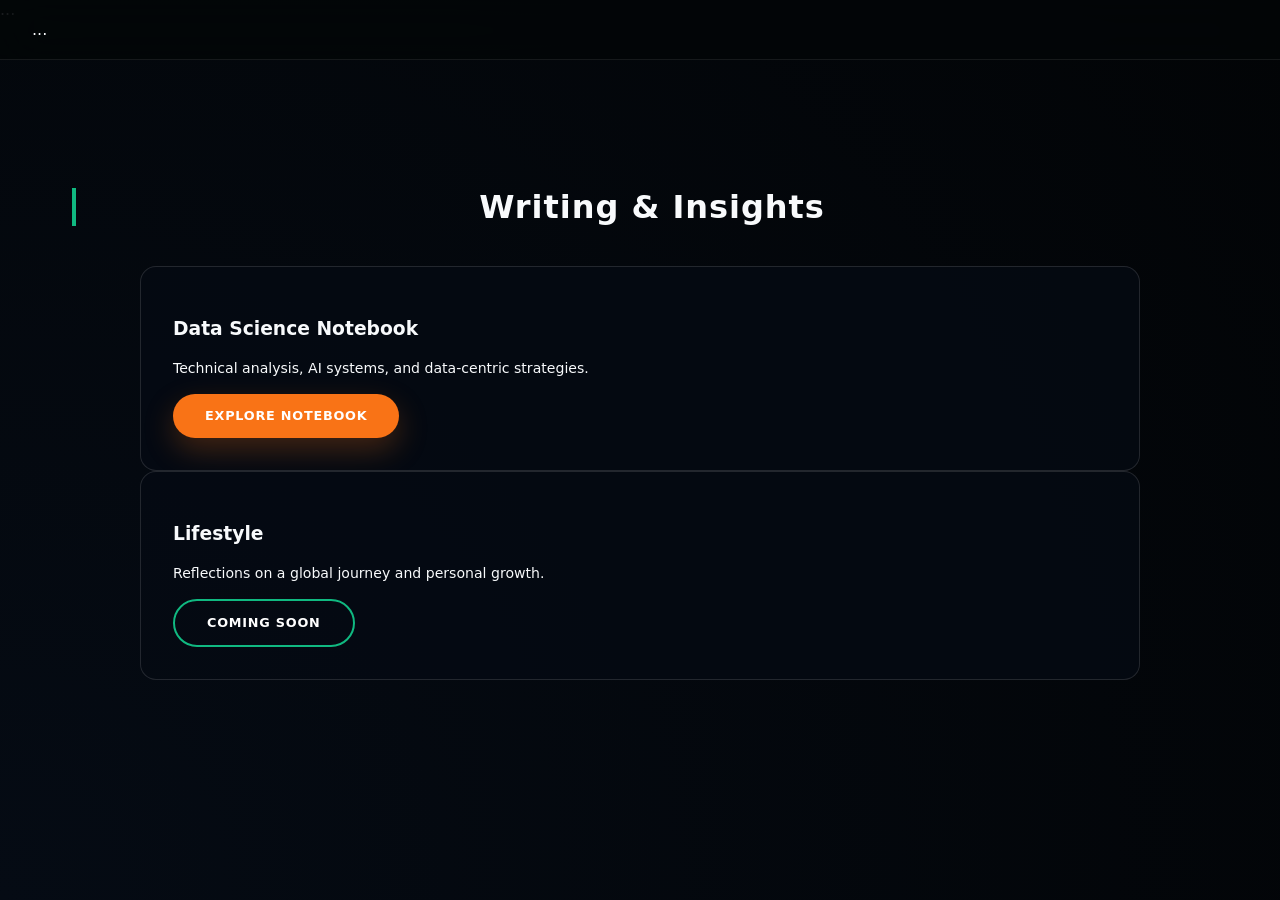
<file: blog.html>
<!DOCTYPE html>
<html lang="en">
<head>
  <meta charset="UTF-8" />
  <meta name="viewport" content="width=device-width, initial-scale=1.0" />
  <title>Blog Hub | Sadat Mahmud</title>
  <link rel="stylesheet" href="style.css" />
</head>
<body>
  <div id="cosmic-bg" aria-hidden="true">...</div> 
  <header class="main-header">...</header>

  <main class="section">
    <h2 class="glitch-title" style="margin-top: 100px; text-align: center;">Writing & Insights</h2>
    
    <div class="bento-lifestyle-grid" style="max-width: 1000px; margin: 40px auto;">
      <div class="bento-box">
        <h3>Data Science Notebook</h3>
        <p>Technical analysis, AI systems, and data-centric strategies.</p>
        <a href="data science notebook.html" class="btn">Explore Notebook</a>
      </div>
      
      <div class="bento-box">
        <h3>Lifestyle</h3>
        <p>Reflections on a global journey and personal growth.</p>
        <a href="#" class="btn outline">Coming Soon</a>
      </div>
    </div>
  </main>
</body>
</html>
</file>
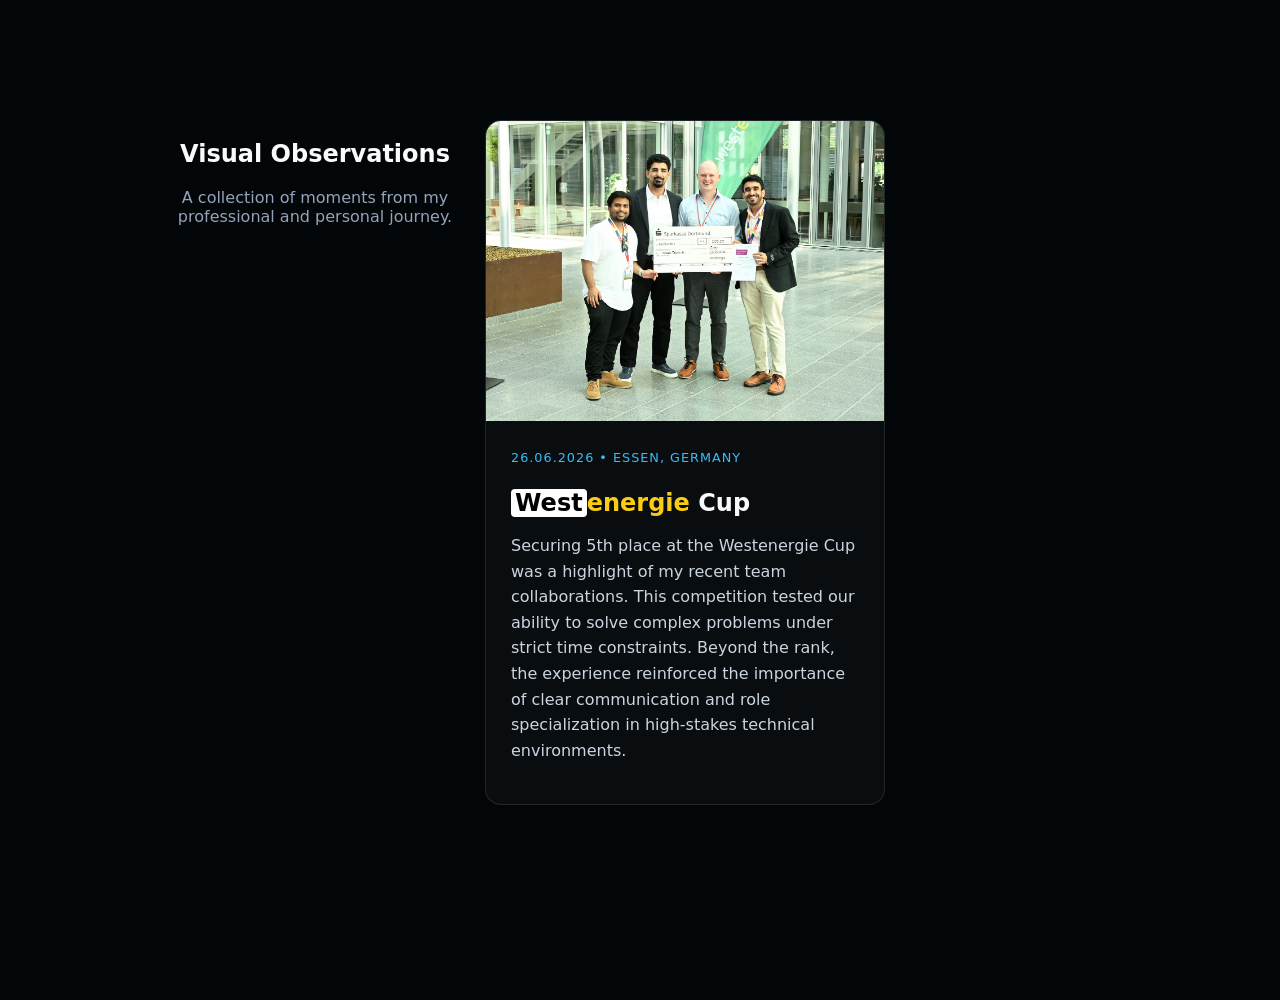
<file: gallery.html>
<!DOCTYPE html>
<html lang="en">
<head>
  <meta charset="UTF-8">
  <meta name="viewport" content="width=device-width, initial-scale=1.0">
  <title>Gallery | Sadat Mahmud</title>
  <link rel="stylesheet" href="style.css">
  <style>
    .gallery-container { max-width: 1000px; margin: 100px auto 50px; padding: 20px; }
    .gallery-grid { display: grid; grid-template-columns: repeat(auto-fit, minmax(400px, 1fr)); gap: 30px; }
    .gallery-card { background: rgba(255, 255, 255, 0.03); border: 1px solid rgba(255, 255, 255, 0.1); border-radius: 16px; overflow: hidden; }
    .gallery-card img { width: 100%; height: 300px; object-fit: cover; }
    .gallery-caption { padding: 25px; }
    .meta-tag { color: #38bdf8; font-size: 0.8rem; text-transform: uppercase; letter-spacing: 1px; margin-bottom: 10px; display: block; }
  </style>
</head>
<body>

  <main class="gallery-container">
    <h2 class="glitch-title" style="text-align: center;">Visual Observations</h2>
    <p style="text-align: center; color: #94a3b8; margin-bottom: 50px;">A collection of moments from my professional and personal journey.</p>

    <div class="gallery-grid">
        <article class="gallery-card">
            <img src="Assets/Gallery/Westenergie.jpg" alt="Westenergie Cup Team">
            <div class="gallery-caption">
                <span class="meta-tag">26.06.2026 • Essen, Germany</span>
                
                <h3 style="font-weight: 800; font-size: 1.5rem; margin-bottom: 15px;">
                    <span style="color: #000000; background-color: #ffffff; padding: 0 4px; border-radius: 4px;">West</span><span style="color: #facc15;">energie</span> Cup
                </h3>
                
                <p style="line-height: 1.6; color: #cbd5e1;">
                    Securing 5th place at the Westenergie Cup was a highlight of my recent team collaborations. 
                    This competition tested our ability to solve complex problems under strict time constraints. 
                    Beyond the rank, the experience reinforced the importance of clear communication and 
                    role specialization in high-stakes technical environments.
                </p>
            </div>
        </article>
    </div>
  </main>

</body>
</html>
</file>
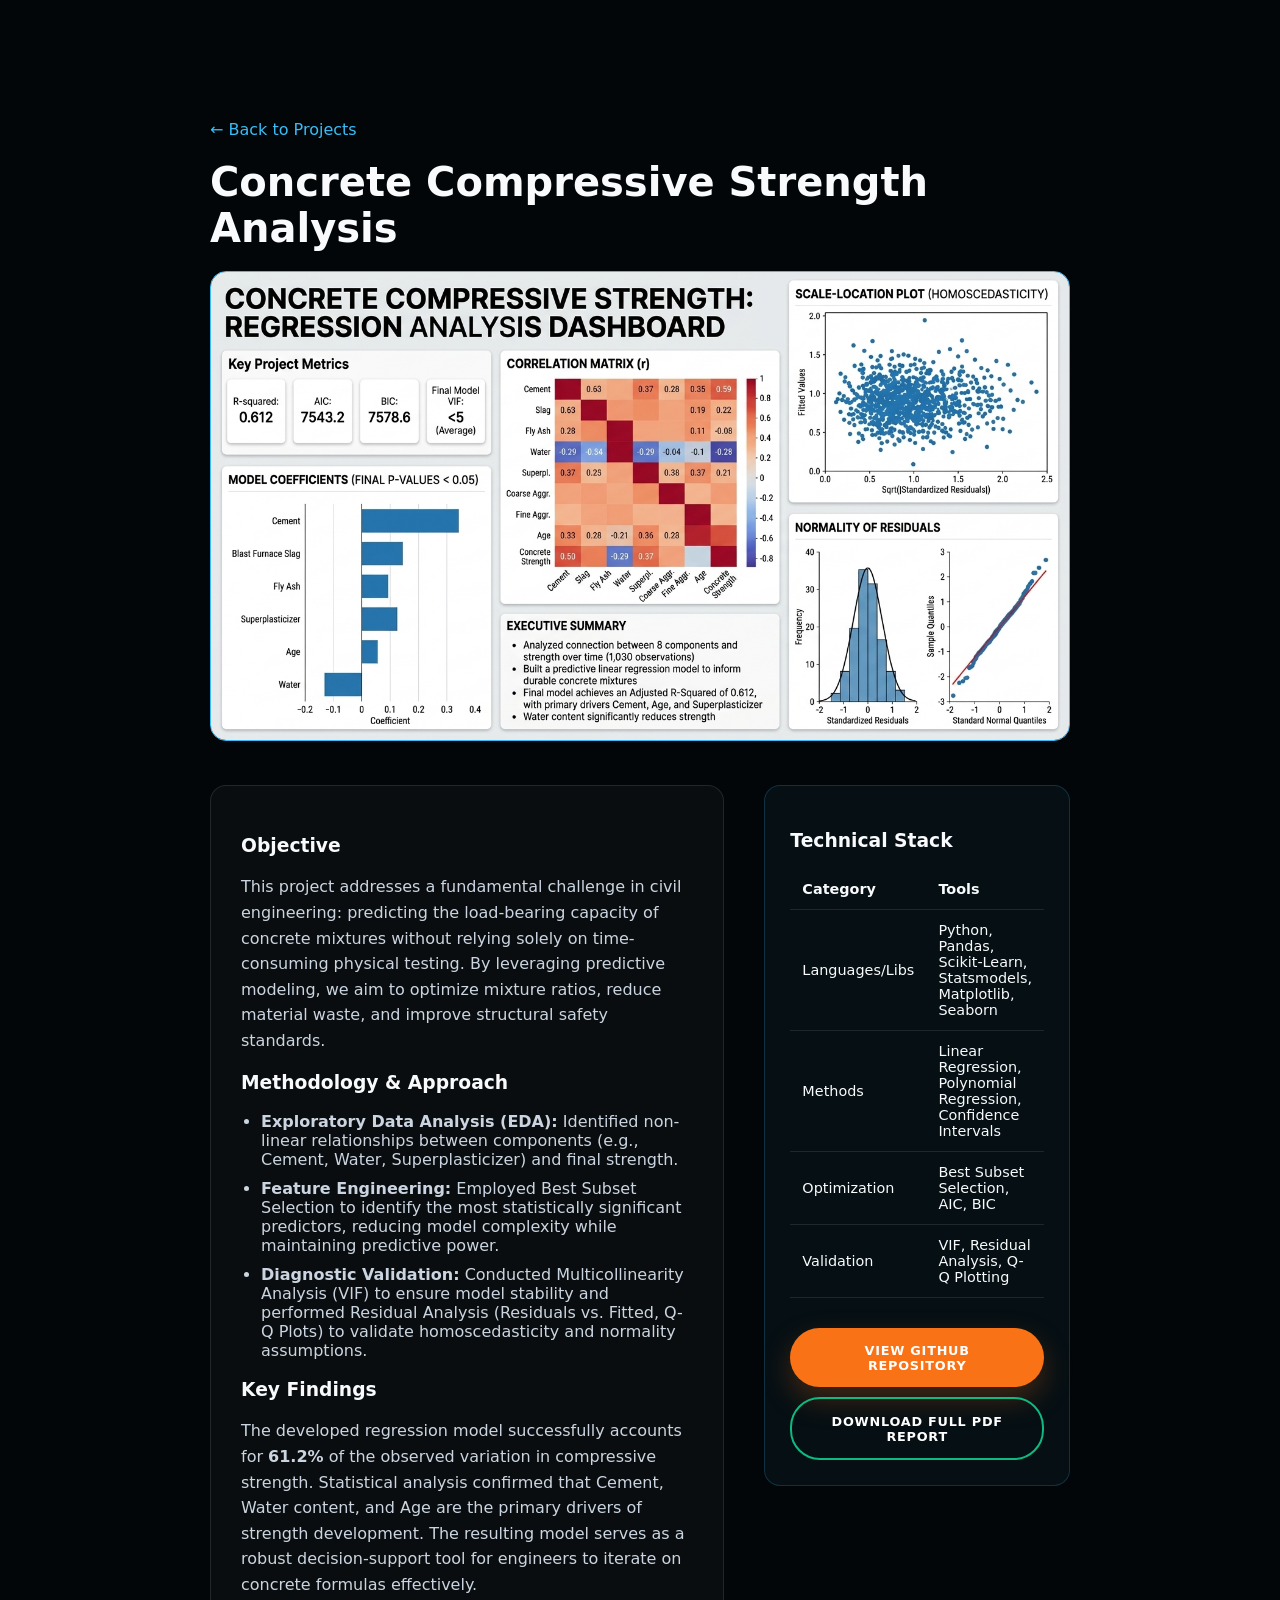
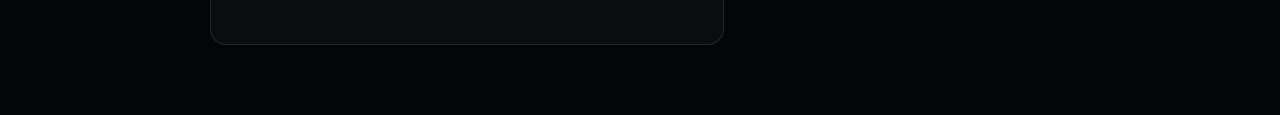
<file: project-concrete.html>
<!DOCTYPE html>
<html lang="en">
<head>
  <meta charset="UTF-8">
  <meta name="viewport" content="width=device-width, initial-scale=1.0">
  <title>Concrete Strength Analysis | Sadat Mahmud</title>
  <link rel="stylesheet" href="style.css">
  <style>
    /* Professional Formatting for the Content Page */
    .detail-container { max-width: 900px; margin: 100px auto 50px; padding: 20px; }
    .content-grid { display: grid; grid-template-columns: 2fr 1fr; gap: 40px; align-items: start; margin-top: 40px; }
    .summary-box { background: rgba(255, 255, 255, 0.03); padding: 30px; border-radius: 16px; border: 1px solid rgba(255, 255, 255, 0.1); }
    .tech-snapshot { background: rgba(56, 189, 248, 0.05); padding: 25px; border-radius: 16px; border: 1px solid rgba(56, 189, 248, 0.2); }
    table { width: 100%; border-collapse: collapse; margin-top: 15px; }
    th, td { text-align: left; padding: 12px; border-bottom: 1px solid rgba(255,255,255,0.1); font-size: 0.9rem; }
    ul { padding-left: 20px; }
    li { margin-bottom: 10px; color: #cbd5e1; }
  </style>
</head>
<body>

  <main class="detail-container">
    <a href="projects.html" style="color: #38bdf8; text-decoration: none;">← Back to Projects</a>
    
    <h1 style="margin: 20px 0; font-size: 2.5rem;">Concrete Compressive Strength Analysis</h1>
    
    <img src="Assets/Projects folder/Project 1/regression.png" alt="Regression Analysis Dashboard" style="width:100%; border-radius:16px; border: 1px solid #38bdf8;">

    <div class="content-grid">
        <div class="summary-box">
            <h3>Objective</h3>
            <p style="color: #cbd5e1; line-height: 1.6;">This project addresses a fundamental challenge in civil engineering: predicting the load-bearing capacity of concrete mixtures without relying solely on time-consuming physical testing. By leveraging predictive modeling, we aim to optimize mixture ratios, reduce material waste, and improve structural safety standards.</p>

            <h3>Methodology & Approach</h3>
            <ul>
                <li><strong>Exploratory Data Analysis (EDA):</strong> Identified non-linear relationships between components (e.g., Cement, Water, Superplasticizer) and final strength.</li>
                <li><strong>Feature Engineering:</strong> Employed Best Subset Selection to identify the most statistically significant predictors, reducing model complexity while maintaining predictive power.</li>
                <li><strong>Diagnostic Validation:</strong> Conducted Multicollinearity Analysis (VIF) to ensure model stability and performed Residual Analysis (Residuals vs. Fitted, Q-Q Plots) to validate homoscedasticity and normality assumptions.</li>
            </ul>

            <h3>Key Findings</h3>
            <p style="color: #cbd5e1; line-height: 1.6;">The developed regression model successfully accounts for <strong>61.2%</strong> of the observed variation in compressive strength. Statistical analysis confirmed that Cement, Water content, and Age are the primary drivers of strength development. The resulting model serves as a robust decision-support tool for engineers to iterate on concrete formulas effectively.</p>
        </div>

        <div class="tech-snapshot">
            <h3>Technical Stack</h3>
            <table>
                <tr><th>Category</th><th>Tools</th></tr>
                <tr><td>Languages/Libs</td><td>Python, Pandas, Scikit-Learn, Statsmodels, Matplotlib, Seaborn</td></tr>
                <tr><td>Methods</td><td>Linear Regression, Polynomial Regression, Confidence Intervals</td></tr>
                <tr><td>Optimization</td><td>Best Subset Selection, AIC, BIC</td></tr>
                <tr><td>Validation</td><td>VIF, Residual Analysis, Q-Q Plotting</td></tr>
            </table>

            <div style="margin-top: 30px;">
                <a href="https://github.com/SADAT334/Regression-Analysis-to-check-correlations-between-compressive-strength-and-concrete-composition" class="btn" style="display:block; text-align:center; margin-bottom:10px;">View GitHub Repository</a>
                <a href="Assets/Projects folder/Project 1/Sadat_Mahmud_ICS_P3_Report.pdf" class="btn outline" style="display:block; text-align:center;">Download Full PDF Report</a>
            </div>
        </div>
    </div>
  </main>
</body>
</html>
</file>
<file: style.css>
/* ============================================================================
   PROJECT:  Sadat Mahmud - Professional Portfolio & Analytics Platform
   THEME:    Interstellar Cosmic Deep-Space with High-Contrast Layouts
   VERSION:  2.2.1
   AUTHOR:   Sadat Mahmud
   DESIGN:   Artistic Bento Matrix Architecture with Fixed Background Anomaly
   ============================================================================ */

/* ============================================================================
   SECTION 1: STRUCTURAL BASE VARIABLES & LAYOUT ROOT
   ============================================================================ */
:root {
  --bg-deep-space: #030608;
  --text-main: #f8fafc;
  --text-muted: #94a3b8;
  --accent-orange: #f97316;
  --accent-emerald: #10b981;
  --radius-prime: 16px;
  
  /* Dynamic configuration layers managed cleanly from script.js updates */
  --dynamic-nebula-glow: #134e4a;
  --dynamic-aurora-top: #0d9488;
  --dynamic-aurora-bottom: #a855f7;
}

*, *::before, *::after {
  box-sizing: border-box;
}

body {
  margin: 0;
  font-family: system-ui, -apple-system, BlinkMacSystemFont, sans-serif;
  background-color: var(--bg-deep-space);
  color: var(--text-main);
  min-height: 100vh;
  overflow-x: hidden;
}


/* ============================================================================
   SECTION 2: ELEGANT INTERSTELLAR BACKGROUND & FIXED BACKGROUND EFFECTS
   ============================================================================ */
/* Deep base vacuum space container layer holding custom cosmic clouds */
#cosmic-bg {
  position: fixed;
  inset: 0;
  z-index: -4;
  pointer-events: none;
  background: radial-gradient(circle at bottom left, #050b14 0%, #020406 100%);
  overflow: hidden;
}

/* 🌌 ELEMENT 1: HIGH-DENSITY TWINKLING BACKGROUND STARS */
.ambient-starfield {
  position: absolute;
  inset: 0;
  background-image: 
    radial-gradient(1px 1px at 10% 20%, #ffffff 100%, transparent),
    radial-gradient(1.5px 1.5px at 30% 65%, #ffffff 80%, transparent),
    radial-gradient(1px 1px at 55% 40%, rgba(255,255,255,0.7) 100%, transparent),
    radial-gradient(2px 2px at 75% 15%, #ffffff 90%, transparent),
    radial-gradient(1px 1px at 85% 80%, #ffffff 60%, transparent);
  background-size: 400px 400px;
  opacity: 0.45;
  z-index: -3;
}

/* 🌌 ELEMENT 2: CHRONO-BALANCED AURORA BOREALIS LIGHT STRIPS */
.aurora-borealis-ribbon {
  position: absolute;
  top: -15%;
  left: -10%;
  width: 130%;
  height: 65%;
  background: radial-gradient(ellipse at 50% 20%, var(--dynamic-aurora-top) 0%, var(--dynamic-aurora-bottom) 45%, transparent 75%);
  filter: blur(55px);
  opacity: 0.28;
  transform-origin: center top;
  animation: auroraWave 22s ease-in-out infinite alternate;
  z-index: -2;
}

@keyframes auroraWave {
  0% { transform: rotate(-2deg) scaleY(0.9); opacity: 0.22; }
  100% { transform: rotate(3deg) scaleY(1.1); opacity: 0.32; }
}

/* 🌌 ELEMENT 3: AMBIENT INTERSTELLAR GAS CLUSTERS (NEBULA) */
.interstellar-nebula-cluster {
  position: absolute;
  top: 20%;
  right: -10%;
  width: 60vw;
  height: 60vw;
  background: radial-gradient(circle, var(--dynamic-nebula-glow) 0%, transparent 70%);
  filter: blur(70px);
  opacity: 0.35;
  animation: nebulaPulse 18s ease-in-out infinite alternate;
  z-index: -2;
}

@keyframes nebulaPulse {
  0% { transform: scale(0.95) translate(-20px, 10px); opacity: 0.28; }
  100% { transform: scale(1.05) translate(10px, -20px); opacity: 0.42; }
}

/* 🌌 ELEMENT 4: FIXED BACKDROP GRAVITATIONAL ANOMALY (BLACK HOLE) */
.distant-black-hole {
  position: fixed; 
  top: 18%;
  right: 4%;
  width: 180px;
  height: 180px;
  display: flex;
  align-items: center;
  justify-content: center;
  transform: rotate3d(1, 1, 1, -15deg);
  opacity: 0.65; 
  z-index: -3; 
  pointer-events: none; 
}

/* The dark central gravitational core node */
.bh-singularity {
  width: 30px;
  height: 30px;
  background: #000000;
  border-radius: 50%;
  box-shadow: 0 0 24px 8px #000000, 
              0 0 60px 20px rgba(254, 215, 170, 0.15);
  z-index: 3;
  position: relative;
}

/* The horizontal glowing matter disk tracking around the core edge */
.bh-accretion-disk {
  position: absolute;
  width: 160px;
  height: 18px;
  background: linear-gradient(90deg, 
    transparent 0%, 
    rgba(254, 215, 170, 0.9) 20%, 
    rgba(234, 88, 12, 1) 50%, 
    rgba(254, 215, 170, 0.9) 80%, 
    transparent 100%
  );
  border-radius: 50%;
  filter: blur(1.5px);
  box-shadow: 0 0 35px rgba(234, 88, 12, 0.85),
              0 0 70px rgba(249, 115, 22, 0.4);
  animation: interstellarWarp 9s linear infinite;
  z-index: 2;
}

/* The Interstellar Time Dilation Animation Loop */
@keyframes interstellarWarp {
  0% { transform: rotate(0deg) scaleX(1) scaleY(1); filter: blur(1.5px); }
  25% { transform: rotate(90deg) scaleX(1.08) scaleY(0.92); filter: blur(2.2px); }
  50% { transform: rotate(180deg) scaleX(0.95) scaleY(1.05); filter: blur(1.8px); }
  75% { transform: rotate(270deg) scaleX(1.05) scaleY(0.95); filter: blur(2.5px); }
  100% { transform: rotate(360deg) scaleX(1) scaleY(1); filter: blur(1.5px); }
}


/* ============================================================================
   SECTION 3: HIGH-CONTRAST GLASSMORPHISM (READABILITY MECHANICS)
   ============================================================================ */
.main-header {
  position: sticky;
  top: 0;
  z-index: 100;
  display: flex;
  flex-wrap: wrap; /* NEW */
  gap: 1rem; /* NEW */
  align-items: center;
  justify-content: space-between;
  padding: 1.25rem 2rem;
  background: rgba(3, 6, 8, 0.85);
  backdrop-filter: blur(24px);
  border-bottom: 1px solid rgba(255, 255, 255, 0.08);
}

.main-nav {
  display: flex;
  flex-wrap: wrap;
  justify-content: center;
  gap: 10px;
}

.card, .toolkit-item {
  background: rgba(8, 14, 22, 0.82); 
  backdrop-filter: blur(20px) saturate(140%);
  border: 1px solid rgba(255, 255, 255, 0.12);
  border-radius: var(--radius-prime);
  padding: 2rem;
  box-shadow: 0 30px 60px rgba(0,0,0,0.65);
  transition: transform 0.3s cubic-bezier(0.16, 1, 0.3, 1), border-color 0.3s ease;
}

.card:hover, .toolkit-item:hover {
  transform: translateY(-4px);
  border-color: rgba(16, 185, 129, 0.45);
}

.hero-text h1 {
  font-size: clamp(2.5rem, 4.5vw, 4rem);
  font-weight: 800;
  line-height: 1.15;
  background: linear-gradient(135deg, #ffffff 30%, #cbd5e1 70%, var(--accent-orange));
  -webkit-background-clip: text;
  -webkit-text-fill-color: transparent;
  margin-bottom: 1.25rem;
}

.hero-subtitle {
  font-size: 1.2rem;
  color: var(--text-main); 
  text-shadow: 0 2px 4px rgba(0,0,0,0.5);
  line-height: 1.7;
}


/* ============================================================================
   SECTION 4: ELEMENT BRANDING & CHIPS
   ============================================================================ */
.weather-card {
  background: rgba(4, 10, 15, 0.85) !important;
  border: 1px solid rgba(16, 185, 129, 0.3) !important;
}

.logo-mark {
  width: 38px;
  height: 38px;
  border-radius: 50%;
  border: 2px solid var(--accent-emerald);
  display: inline-flex;
  align-items: center;
  justify-content: center;
  font-weight: bold;
  color: var(--accent-emerald);
}

.logo-text {
  font-weight: 600;
  letter-spacing: 0.1em;
  margin-left: 10px;
}

.nav-link {
  background: transparent;
  border: none;
  color: var(--text-muted);
  font-size: 0.8rem;
  letter-spacing: 0.08em;
  text-transform: uppercase;
  padding: 0.6rem 1.1rem;
  border-radius: 20px;
  cursor: pointer;
  text-decoration: none;
  transition: all 0.2s ease;
}

.nav-link:hover {
  background: rgba(255,255,255,0.08);
  color: var(--text-main);
}

.wc-temp {
  font-size: 3.25rem;
  font-weight: 700;
}

.wc-locate-btn {
  background: rgba(16, 185, 129, 0.15);
  border: 1px solid rgba(16, 185, 129, 0.4);
  color: #ffffff;
  padding: 5px 14px;
  border-radius: 20px;
  cursor: pointer;
  font-size: 0.72rem;
  transition: background 0.2s;
}

.wc-locate-btn:hover {
  background: var(--accent-emerald);
}

.btn {
  display: inline-flex;
  padding: 0.9rem 2rem;
  border-radius: 30px;
  font-weight: 600;
  text-decoration: none;
  text-transform: uppercase;
  letter-spacing: 0.06em;
  font-size: 0.8rem;
  background: var(--accent-orange);
  color: #ffffff;
  box-shadow: 0 12px 30px rgba(249, 115, 22, 0.25);
  transition: all 0.2s ease;
  z-index: 10; 
  position: relative;
}

.btn:hover {
  transform: translateY(-2px);
  box-shadow: 0 16px 35px rgba(249, 115, 22, 0.4);
}

.btn.outline {
  background: transparent;
  border: 2px solid var(--accent-emerald);
  color: #ffffff;
  box-shadow: none;
}

.btn.outline:hover {
  background: var(--accent-emerald);
}


/* ============================================================================
   SECTION 5: METEOROLOGICAL PARTICLE FLUID ENGINE VECTORS
   ============================================================================ */
#weather-fx {
  position: fixed;
  inset: 0;
  z-index: -1;
  pointer-events: none;
  overflow: hidden;
}

.shooting-star {
  position: absolute;
  width: 2px;
  height: 2px;
  background: #ffffff;
  border-radius: 50%;
  box-shadow: 0 0 10px 2px #ffffff;
  opacity: 0;
  animation: spaceShoot linear infinite;
}

@keyframes spaceShoot {
  0% { transform: translateX(0) translateY(0) scale(1); opacity: 0; }
  8% { opacity: 1; }
  18% { transform: translateX(-350px) translateY(350px) scale(0.2); opacity: 0; }
  100% { transform: translateX(-350px) translateY(350px) scale(0.2); opacity: 0; }
}

.cosmic-rain {
  position: absolute;
  top: -40px;
  width: 1px;
  height: 50px;
  background: linear-gradient(to bottom, transparent, rgba(16, 185, 129, 0.5));
  animation: fallDownward linear infinite;
}

@keyframes fallDownward {
  to { transform: translateY(110vh); }
}

.cosmic-snow {
  position: absolute;
  top: -10px;
  width: 4px;
  height: 4px;
  background: #ffffff;
  border-radius: 50%;
  opacity: 0.6;
  animation: driftSlowly linear infinite;
}

@keyframes driftSlowly {
  0% { transform: translateY(0) translateX(0); }
  50% { transform: translateY(50vh) translateX(25px); }
  100% { transform: translateY(110vh) translateX(-15px); }
}

.nebula-lightning {
  position: absolute;
  inset: 0;
  background: rgba(168, 85, 247, 0);
  animation: strobeFlash 7s ease-in-out infinite;
}

@keyframes strobeFlash {
  0%, 93%, 100% { background: rgba(168, 85, 247, 0); }
  95% { background: rgba(168, 85, 247, 0.12); }
  97% { background: rgba(168, 85, 247, 0.04); }
}


/* ============================================================================
   SECTION 6: WRAPPERS, PLACEMENT MATRICES, AND PROFILE IMAGE INTEGRITY
   ============================================================================ */
.hero {
  padding: 6rem 2rem 4rem 2rem;
  max-width: 1200px;
  margin: 0 auto;
}

.hero-content {
  display: grid;
  grid-template-columns: 1.4fr 1fr;
  gap: 4rem;
  align-items: center;
}

.hero-profile {
  display: flex;
  flex-direction: column;
  align-items: center;
}

/* Robust Image container wrapper to guarantee clean framing */
.profile-img-container {
  width: 230px;
  height: 230px;
  border-radius: 50%;
  overflow: hidden;
  border: 3.5px solid var(--accent-emerald);
  box-shadow: 0 0 30px rgba(16, 185, 129, 0.25), 
              0 25px 60px rgba(0, 0, 0, 0.95);
  background-color: #04080e; 
  display: flex;
  align-items: center;
  justify-content: center;
  transition: transform 0.4s cubic-bezier(0.16, 1, 0.3, 1);
}

.profile-img {
  width: 100%;
  height: 100%;
  /* ⚡️ THE PERFECT FIT: 'cover' stretches the portrait to eliminate all black 
     sidebars, while 'center 15%' protects your face from being cut off at the top! */
  object-fit: cover; 
  object-position: center 15%;
}

.profile-img-container:hover {
  transform: scale(1.05);
  border-color: var(--accent-orange);
}

.profile-caption {
  text-align: center;
  margin-top: 1.25rem;
}

.mission-vision, .toolkit {
  margin-top: 4rem;
  display: grid;
  grid-template-columns: repeat(auto-fit, minmax(320px, 1fr));
  gap: 2.5rem;
}

.wc-stats {
  display: grid;
  grid-template-columns: repeat(3, 1fr);
  gap: 14px;
  margin-top: 1.25rem;
}

.wc-stat {
  background: rgba(255, 255, 255, 0.03);
  border: 1px solid rgba(255, 255, 255, 0.06);
  border-radius: 10px;
  padding: 0.85rem;
  text-align: center;
}

.wc-stat-label {
  font-size: 0.65rem;
  text-transform: uppercase;
  letter-spacing: 0.06em;
  color: var(--text-muted);
  margin-bottom: 5px;
}

.wc-stat-value {
  font-weight: 600;
  font-size: 1.15rem;
}

.wc-sun {
  display: flex;
  align-items: center;
  justify-content: space-between;
  background: rgba(0, 0, 0, 0.25);
  padding: 0.85rem 1.25rem;
  border-radius: 10px;
  margin-top: 1.25rem;
  border: 1px solid rgba(255,255,255,0.04);
}

.wc-track {
  position: relative;
  height: 4px;
  background: rgba(255,255,255,0.08);
  width: 90px;
  border-radius: 2px;
}

.wc-fill {
  height: 100%;
  background: var(--accent-orange);
  width: 0%;
}

.wc-dot {
  position: absolute;
  top: -3px;
  width: 10px;
  height: 10px;
  background: #ffffff;
  border-radius: 50%;
  box-shadow: 0 0 10px var(--accent-orange);
}

.resume-buttons {
  margin-top: 3.5rem;
  display: flex;
  flex-wrap: wrap; /* NEW */
  justify-content: center; /* NEW */
  gap: 1.5rem;
  position: relative;
  z-index: 10; 
}

.section {
  max-width: 1200px;
  margin: 8rem auto;
  padding: 0 2rem;
}

.section h2 {
  font-size: 2rem;
  letter-spacing: 0.03em;
  margin-bottom: 2rem;
  border-left: 4px solid var(--accent-emerald);
  padding-left: 1.25rem;
}

.main-footer {
  padding: 2.5rem;
  text-align: center;
  border-top: 1px solid rgba(255, 255, 255, 0.06);
  background: rgba(3, 6, 8, 0.95);
  font-size: 0.85rem;
  color: var(--text-muted);
}

#schedule-button {
  background: transparent;
  border: 2px solid var(--accent-orange);
  color: #ffffff;
  padding: 0.7rem 1.75rem;
  border-radius: 24px;
  cursor: pointer;
  margin-top: 1.25rem;
  font-weight: 600;
  text-transform: uppercase;
  font-size: 0.75rem;
  letter-spacing: 0.05em;
  transition: background 0.2s, box-shadow 0.2s;
  position: relative;
  z-index: 10;
}

#schedule-button:hover {
  background: var(--accent-orange);
  box-shadow: 0 8px 20px rgba(249, 115, 22, 0.3);
}


/* ============================================================================
   SECTION 7: SCREEN RE-ARRANGEMENT QUERIES (RESPONSIVE VIEW OVERRIDES)
   ============================================================================ */
@media (max-width: 968px) {
  .hero-content { grid-template-columns: 1fr; gap: 3rem; text-align: center; }
  .hero-text h1 { margin-left: auto; margin-right: auto; }
  .resume-buttons { justify-content: center; }
  .distant-black-hole { 
    position: fixed;
    right: 4%; 
    top: 6%; 
    width: 110px; 
    height: 110px; 
    opacity: 0.4; 
  }
}


/* ============================================================================
   SECTION 8: ULTRA HIGH-CONTRAST SECURE CONTACT MATRIX Styles
   ============================================================================ */
.contact-subtitle {
  color: #ffffff; 
  text-shadow: 0 2px 4px rgba(0,0,0,0.8);
  font-size: 1.15rem;
  font-weight: 500;
  letter-spacing: 0.02em;
  max-width: 800px;
  line-height: 1.6;
  margin-bottom: 3rem;
}

.contact-grid {
  display: grid;
  grid-template-columns: repeat(auto-fit, minmax(260px, 1fr));
  gap: 1.5rem;
  width: 100%;
}

.contact-card {
  display: flex;
  align-items: center;
  gap: 1.25rem;
  background: #090f18; 
  border: 2px solid rgba(255, 255, 255, 0.18); 
  border-radius: 14px;
  padding: 1.5rem 1.25rem;
  text-decoration: none;
  transition: transform 0.3s cubic-bezier(0.16, 1, 0.3, 1), 
              border-color 0.3s ease, 
              box-shadow 0.3s ease;
}

.contact-details h3 {
  margin: 0 0 6px 0;
  font-size: 1.15rem;
  font-weight: 700;
  color: #ffffff; 
  letter-spacing: 0.02em;
}

.contact-details p {
  margin: 0;
  font-size: 0.88rem;
  font-weight: 500;
  color: #cbd5e1; 
  word-break: break-all;
}

.contact-icon {
  width: 56px;
  height: 56px;
  border-radius: 12px;
  display: flex;
  align-items: center;
  justify-content: center;
  background: rgba(255, 255, 255, 0.06);
  border: 1px solid rgba(255, 255, 255, 0.15);
  transition: all 0.3s ease;
}

/* Custom glow channels */
.email-glow     { color: #f97316; }
.linkedin-glow  { color: #38bdf8; }
.github-glow    { color: #ffffff; }
.whatsapp-glow  { color: #22c55e; }

.contact-card:hover {
  transform: translateY(-5px);
  background: #0d1724;
}

.contact-card:hover:nth-child(1) { border-color: #f97316; box-shadow: 0 15px 30px rgba(249, 115, 22, 0.35); }
.contact-card:hover:nth-child(2) { border-color: #38bdf8; box-shadow: 0 15px 30px rgba(56, 189, 248, 0.35); }
.contact-card:hover:nth-child(3) { border-color: #ffffff; box-shadow: 0 15px 30px rgba(255, 255, 255, 0.25); }
.contact-card:hover:nth-child(4) { border-color: #22c55e; box-shadow: 0 15px 30px rgba(34, 197, 94, 0.35); }

.contact-card:hover .contact-icon {
  transform: scale(1.1);
  background: rgba(255, 255, 255, 0.12);
}
.contact-card {
  display: flex;
  align-items: center;
  gap: 12px;
  min-width: 260px;
}

.contact-details {
  flex: 1;
  min-width: 0;
}

/* Updated section */
.contact-details p,
.contact-details h3 {
  /* Change these to allow wrapping */
  white-space: normal; 
  overflow: visible;
  text-overflow: clip;
  
  /* Optional: prevents long strings like emails from breaking words awkwardly */
  word-break: break-all; 
}





/* ============================================================================
   SECTION 9: GRAPHICALLY ARTISTIC COSMIC ABOUT SECTION
   ============================================================================ */
.cosmic-about {
  position: relative;
  overflow: visible;
}

.about-header-group {
  margin-bottom: 3.5rem;
}

.quantum-line {
  height: 2px;
  width: 80px;
  background: linear-gradient(90deg, var(--accent-emerald), transparent);
  margin-top: 0.75rem;
}

.about-hero-split {
  display: grid;
  grid-template-columns: 1.5fr 1fr;
  gap: 3.5rem;
  align-items: center;
  margin-bottom: 5rem;
}

.manifesto-tag {
  font-size: 0.7rem;
  letter-spacing: 0.15em;
  color: var(--accent-orange);
  font-weight: 700;
  display: block;
  margin-bottom: 0.5rem;
}

.manifesto-heading {
  font-size: 1.75rem;
  font-weight: 600;
  line-height: 1.3;
  margin-bottom: 1.5rem;
  background: linear-gradient(120deg, #ffffff 40%, rgba(255,255,255,0.6));
  -webkit-background-clip: text;
  -webkit-text-fill-color: transparent;
}

.manifesto-body {
  color: var(--text-main); 
  line-height: 1.7;
  font-size: 0.95rem;
}

.impact-badges {
  display: flex;
  gap: 0.75rem;
  flex-wrap: wrap;
  margin-top: 1.5rem;
}

.badge {
  background: rgba(255, 255, 255, 0.05);
  border: 1px solid rgba(255, 255, 255, 0.15);
  padding: 0.4rem 0.85rem;
  border-radius: 20px;
  font-size: 0.78rem;
  color: #f8fafc;
  display: flex;
  align-items: center;
  gap: 0.4rem;
}

.telemetry-counter-box {
  display: flex;
  flex-direction: column;
  gap: 1.25rem;
}

.counter-card {
  background: linear-gradient(135deg, rgba(8, 14, 22, 0.75) 0%, rgba(4, 8, 12, 0.5) 100%);
  border: 1px solid rgba(255, 255, 255, 0.12);
  border-left: 3.5px solid var(--accent-emerald);
  padding: 1.25rem;
  border-radius: 8px;
  display: flex;
  align-items: center;
  justify-content: space-between;
  transition: transform 0.3s cubic-bezier(0.16, 1, 0.3, 1);
}

.counter-card:hover {
  transform: translateX(6px);
  background: rgba(12, 22, 34, 0.75);
  border-left-color: var(--accent-orange);
}

.counter-number {
  font-size: 2rem;
  font-weight: 700;
  color: #ffffff;
  font-family: monospace;
}

.counter-label {
  font-size: 0.8rem;
  color: var(--text-muted);
  text-transform: uppercase;
  letter-spacing: 0.05em;
}

.subsection-title {
  font-size: 1.25rem;
  letter-spacing: 0.05em;
  text-transform: uppercase;
  margin-bottom: 2.5rem;
  color: rgba(255, 255, 255, 0.95);
}

.cosmic-timeline {
  position: relative;
  padding-left: 2rem;
  margin-bottom: 6rem;
}

.timeline-line {
  position: absolute;
  left: 4px;
  top: 10px;
  bottom: 10px;
  width: 2px;
  background: linear-gradient(180deg, var(--accent-emerald) 0%, var(--accent-orange) 50%, rgba(255,255,255,0.05) 100%);
}

.timeline-node {
  position: relative;
  margin-bottom: 2.5rem;
}

.timeline-node:last-child {
  margin-bottom: 0;
}

.node-marker {
  position: absolute;
  left: calc(-2rem - 2px);
  top: 6px;
  width: 14px;
  height: 14px;
  background: #030712;
  border: 3px solid var(--accent-emerald);
  border-radius: 50%;
  z-index: 2;
  transition: all 0.3s ease;
}

.timeline-node:hover .node-marker {
  background: var(--accent-orange);
  border-color: #ffffff;
  box-shadow: 0 0 12px var(--accent-orange);
}

.node-meta {
  font-size: 0.65rem;
  font-weight: 700;
  color: var(--accent-orange);
  letter-spacing: 0.1em;
  display: block;
  margin-bottom: 0.25rem;
}

.node-content h4 {
  font-size: 1.1rem;
  font-weight: 600;
  margin-bottom: 0.5rem;
  color: #ffffff;
}

.node-content p {
  color: var(--text-main); 
  font-size: 0.95rem;
  line-height: 1.6;
  max-width: 850px;
}

@media (max-width: 1024px) {
  body { padding: 0 1rem; }
  .bento-lifestyle-grid { 
    grid-template-columns: repeat(2, 1fr); 
  }
}

@media (max-width: 600px) {
  .bento-lifestyle-grid { 
    grid-template-columns: 1fr; 
  }
}

.bento-box {
  position: relative;
  background: rgba(6, 11, 19, 0.8);
  border: 1px solid rgba(255, 255, 255, 0.12);
  border-radius: 16px;
  padding: 2rem;
  overflow: hidden;
  transition: transform 0.4s cubic-bezier(0.16, 1, 0.3, 1), border-color 0.4s ease;
}

.bento-box.wide {
  grid-column: span 2;
}

.bento-inner {
  position: relative;
  z-index: 2;
}

.bento-tag {
  font-size: 0.65rem;
  font-weight: 700;
  letter-spacing: 0.08em;
  display: block;
  margin-bottom: 0.75rem;
}

.text-orange { color: var(--accent-orange); }
.text-emerald { color: var(--accent-emerald); }
.text-blue { color: #38bdf8; }

.bento-box h4 {
  font-size: 1.2rem;
  font-weight: 600;
  margin-bottom: 0.75rem;
  color: #ffffff;
}

.bento-box p {
  color: var(--text-main);
  font-size: 0.88rem;
  line-height: 1.6;
}

.bento-glow-overlay {
  position: absolute;
  top: 0; left: 0; right: 0; bottom: 0;
  background: radial-gradient(circle 140px at var(--mouse-x, 50%) var(--mouse-y, 50%), rgba(255,255,255,0.04), transparent 80%);
  opacity: 0;
  transition: opacity 0.3s ease;
  pointer-events: none;
}

.bento-box:hover {
  transform: translateY(-4px) scale(1.01);
  border-color: rgba(255, 255, 255, 0.2);
}

.bento-box:hover .bento-glow-overlay {
  opacity: 1;
}

.venture-box:hover { box-shadow: 0 15px 40px rgba(249, 115, 22, 0.1); }
.culinary-box:hover { box-shadow: 0 15px 40px rgba(16, 185, 129, 0.1); }
.intelligence-box:hover { box-shadow: 0 15px 40px rgba(56, 189, 248, 0.1); }

@media (max-width: 968px) {
  .about-hero-split {
    grid-template-columns: 1fr;
    gap: 2.5rem;
  }
  .bento-lifestyle-grid {
    grid-template-columns: 1fr;
  }
  .bento-box.wide {
    grid-column: span 1;
  }
}


### 3. Optimized Logic Script

This contains the unified navigation interceptors and mouse cursor coordinate tracking engine to feed the interactive bento lighting effects.

```javascript
// ============================================================================
// SECTION 1: GLOBAL SITE NAV AND TIME ZONE TARGETING
// ============================================================================
// Manages smooth scrolling behaviors across various section wrapper tags safely.

document.querySelectorAll(".nav-link").forEach((btn) => {
  btn.addEventListener("click", (e) => {
    const target = btn.getAttribute("data-target");
    
    // 💡 THE ESSENTIAL FIX: Only intercept the click if data-target exists!
    if (target) {
      e.preventDefault(); // Prevents default jumping bugs
      const el = document.querySelector(target);
      if (el) {
        el.scrollIntoView({ behavior: "smooth", block: "start" });
      }
    }
  });
});

document.getElementById("home-btn").addEventListener("click", () => {
  window.scrollTo({ top: 0, behavior: "smooth" });
});

// Automatically keeps your footer year perfectly up to date
document.getElementById("year").textContent = new Date().getFullYear();


// ============================================================================
// SECTION 2: TELEMETRY ENGINE (WEATHER REST INGESTION)
// ============================================================================
// Queries external API channels to retrieve local weather data safely.

const weatherStatusEl = document.getElementById("weather-status");

async function getWeatherData(query = "Dortmund") {
  // Your authenticated WeatherAPI system key access credential
  const myApiKey = "4604fcaa116446e1846170509260806";
  const url = `https://api.weatherapi.com/v1/forecast.json?key=${myApiKey}&q=${encodeURIComponent(query)}&days=1&aqi=no`;
  
  try {
    const res = await fetch(url);
    if (!res.ok) throw new Error("Network response encountered operational fault");
    const data = await res.json();
    
    const code = data.current.condition.code;
    let type = "clear";
    
    // Simplifies structural code nodes down into our semantic weather style buckets
    if ([1000].includes(code)) type = "clear";
    else if ([1003, 1006, 1009].includes(code)) type = "clouds";
    else if ([1030, 1135, 1147].includes(code)) type = "mist";
    else if ([1063, 1180, 1183, 1186, 1189, 1192, 1195, 1240, 1243, 1246].includes(code)) type = "rain";
    else if ([1066, 1114, 1210, 1213, 1216, 1219, 1222, 1225, 1255, 1258].includes(code)) type = "snow";
    else if ([1087, 1273, 1276, 1279, 1282].includes(code)) type = "thunderstorm";

    return {
      condition: type,
      description: data.current.condition.text,
      temp: Math.round(data.current.temp_c),
      feels: Math.round(data.current.feelslike_c),
      humidity: data.current.humidity,
      wind: Math.round(data.current.wind_kph),
      sunrise: data.forecast.forecastday[0].astro.sunrise,
      sunset: data.forecast.forecastday[0].astro.sunset,
      isDay: data.current.is_day === 1,
      city: data.location.name,
      country: data.location.country
    };
  } catch (e) {
    console.error("Telemetry Pipeline Interrupted gracefully:", e);
    return null;
  }
}


// ============================================================================
// SECTION 3: WEB SYSTEM RENDER FORWARDER
// ============================================================================
// Dispatches async metrics payloads across independent DOM tracking nodes.

async function loadWeatherSystem(query) {
  const weather = await getWeatherData(query);
  if (!weather) return;

  const cityEl = document.getElementById("wc-city");
  if (cityEl) cityEl.textContent = `📍 ${weather.city}, ${weather.country}`;

  updateCosmicThemeColors(weather.condition, weather.isDay);
  updateWeatherCardData(weather);
  generateWeatherAtmosphereEffects(weather.condition);
  updateNarrativeMoodText(weather.condition, weather.description, weather.isDay);
}


// ============================================================================
// SECTION 4: COSMIC CANVAS COLOUR ENGINE
// ============================================================================
// Smoothly updates variable palettes based on the weather conditions of the target city.

function updateCosmicThemeColors(condition, isDay) {
  const root = document.documentElement;
  
  const shifts = {
    clear:        { nebula: "#134e4a", auroraTop: "#0d9488", auroraBottom: "#a855f7" }, // Teal to Vivid Violet
    clouds:       { nebula: "#1e1b4b", auroraTop: "#4338ca", auroraBottom: "#6366f1" }, // Moody Indigo Velvet
    rain:         { nebula: "#06201b", auroraTop: "#0f766e", auroraBottom: "#475569" }, // Dark Sage and Charcoal Storm
    snow:         { nebula: "#0f172a", auroraTop: "#115e59", auroraBottom: "#cbd5e1" }, // Ice Glacier Mint Core
    mist:         { nebula: "#020617", auroraTop: "#312e81", auroraBottom: "#1e1b4b" }, // Absolute Midnight Fog
    thunderstorm: { nebula: "#172554", auroraTop: "#581c87", auroraBottom: "#b45309" }  // Volatile Dark Electric Amber
  };

  const current = shifts[condition] || shifts.clear;
  
  root.style.setProperty("--dynamic-nebula-glow", current.nebula);
  root.style.setProperty("--dynamic-aurora-top", current.auroraTop);
  root.style.setProperty("--dynamic-aurora-bottom", current.auroraBottom);
}


// ============================================================================
// SECTION 5: INTERSTELLAR ATMOSPHERIC PARTICLES CONSTRUCTOR
// ============================================================================
// Spawns rich background physics particles (rain, snow, shooting stars) over the design layout.

function generateWeatherAtmosphereEffects(condition) {
  const fx = document.getElementById("weather-fx");
  if (!fx) return;
  fx.innerHTML = ""; // Flushes old HTML loops out to keep memory clear

  // 🌠 HIGH DENSITY SHOOTING STARS: Spawns constant aesthetic cascades across all weather states
  const starCount = condition === "clear" ? 18 : 8;
  for (let i = 0; i < starCount; i++) {
    const star = document.createElement("div");
    star.className = "shooting-star";
    star.style.top = Math.random() * 45 + "vh";
    star.style.left = Math.random() * 85 + "vw";
    star.style.animationDelay = Math.random() * 7 + "s";
    star.style.animationDuration = 1.2 + Math.random() * 1.8 + "s";
    fx.appendChild(star);
  }

  // Spawns custom secondary weather overlays depending on the current state
  if (condition === "rain") {
    for (let i = 0; i < 45; i++) {
      const drop = document.createElement("div");
      drop.className = "cosmic-rain";
      drop.style.left = Math.random() * 100 + "vw";
      drop.style.animationDelay = Math.random() * 1.5 + "s";
      drop.style.animationDuration = 0.4 + Math.random() * 0.4 + "s";
      fx.appendChild(drop);
    }
  } else if (condition === "thunderstorm") {
    const flash = document.createElement("div");
    flash.className = "nebula-lightning";
    fx.appendChild(flash);
  } else if (condition === "snow") {
    for (let i = 0; i < 30; i++) {
      const flake = document.createElement("div");
      flake.className = "cosmic-snow";
      flake.style.left = Math.random() * 100 + "vw";
      flake.style.animationDelay = Math.random() * 3 + "s";
      flake.style.animationDuration = 3.5 + Math.random() * 3.5 + "s";
      fx.appendChild(flake);
    }
  }
}


// ============================================================================
// SECTION 6: DATA MAPPING LOGIC LAYER
// ============================================================================
// Securely inputs normalized telemetry items directly into target card elements.

function updateWeatherCardData(weather) {
  const tempEl = document.getElementById("wc-temp");
  const condEl = document.getElementById("wc-condition");
  if (tempEl) tempEl.textContent = weather.temp + "°C";
  if (condEl) condEl.textContent = weather.description;

  if (document.getElementById("wc-humidity")) document.getElementById("wc-humidity").textContent = weather.humidity;
  if (document.getElementById("wc-wind")) document.getElementById("wc-wind").textContent = weather.wind;
  if (document.getElementById("wc-feels")) document.getElementById("wc-feels").textContent = weather.feels;
  
  if (document.getElementById("wc-sunrise")) document.getElementById("wc-sunrise").textContent = weather.sunrise;
  if (document.getElementById("wc-sunset")) document.getElementById("wc-sunset").textContent = weather.sunset;

  const fillEl = document.getElementById("wc-fill");
  const dotEl = document.getElementById("wc-dot");
  if (fillEl && dotEl) {
    fillEl.style.width = weather.isDay ? "65%" : "0%";
    dotEl.style.left = weather.isDay ? "65%" : "0%";
  }

  const updEl = document.getElementById("wc-updated");
  if (updEl) {
    updEl.textContent = "Synced: " + new Date().toLocaleTimeString("de-DE", { hour: "2-digit", minute: "2-digit" });
  }
}

function updateNarrativeMoodText(condition, description, isDay) {
  if (!weatherStatusEl) return;
  const metrics = {
    clear: isDay ? "Sky transparent. Optimal parameters for strategic planning data mapping." : "Night cycle stabilized. Excellent window for deep architectural engineering loops.",
    clouds: "Interstellar cloud density high. Excellent atmospheric conditions for analytics.",
    rain: "Precipitation lines tracking fluidly. Systems running smoothly.",
    snow: "Thermal drop registered. Crystal clear data execution pipeline active.",
    mist: "Nebula dust tracking across local sensors. Navigating matrix via structural metrics.",
    thunderstorm: "High atmospheric energy matrix detected. Exponential logic execution loops running."
  };
  weatherStatusEl.textContent = metrics[condition] || `${description}. Core systems operational.`;
}


// ============================================================================
// SECTION 7: HARDWARE GEOLOCATION ACCESS PATHWAYS
// ============================================================================
// Captures user coordinates to dynamically adjust the site's environment.

const locateBtn = document.getElementById("wc-locate-btn");
if (locateBtn) {
  locateBtn.addEventListener("click", () => {
    if (!navigator.geolocation) {
      alert("Spatial tracking missing in current architecture.");
      return;
    }
    locateBtn.textContent = "⏳ Syncing Vector...";
    
    navigator.geolocation.getCurrentPosition(
      async (pos) => {
        const queryStr = `${pos.coords.latitude},${pos.coords.longitude}`;
        await loadWeatherSystem(queryStr);
        locateBtn.textContent = "✓ Vector Matched";
        localStorage.setItem("cosmic-location", queryStr);
      },
      () => {
        alert("System timed out. Retaining Dortmund Standard Baseline.");
        locateBtn.textContent = "⊙ Standard Vector";
      }
    );
  });
}


// ============================================================================
// SECTION 8: COLD BOOT INITIALIZATION LOOP (ENTRY POINT)
// ============================================================================
// Immediately launches everything once the website is loaded.

// Generates baseline cosmic shooting stars instantly on startup
generateWeatherAtmosphereEffects("clear"); 

// Inspects cache memory arrays or falls back to Dortmund
const activeHorizon = localStorage.getItem("cosmic-location") || "Dortmund";
loadWeatherSystem(activeHorizon);

// FUNCTIONAL INTEGRATION: Launches Calendly popup directly over your background
const scheduleButton = document.getElementById("schedule-button");
if (scheduleButton) {
  scheduleButton.addEventListener("click", (e) => {
    e.preventDefault();
    Calendly.initPopupWidget({
      url: 'https://calendly.com/sadatmahmud334/30min' 
    });
    return false;
  });
}


// ============================================================================
// SECTION 9: BENTO GRID INTERACTIVE MOUSE TRACKING ENGINE
// ============================================================================
// Tracks custom cursor trajectories to map light distortion on glass matrices.

document.querySelectorAll('.bento-box').forEach((box) => {
  box.addEventListener('mousemove', (e) => {
    const rect = box.getBoundingClientRect();
    const x = e.clientX - rect.left; // Anchor coordinates inside card container boundary
    const y = e.clientY - rect.top;
    
    // Updates local custom property states inside target node context
    box.style.setProperty('--mouse-x', `${x}px`);
    box.style.setProperty('--mouse-y', `${y}px`);
  });
});
.blog-post {
  max-width: 800px;
  margin: 40px auto;
  padding: 40px;
  background: rgba(255, 255, 255, 0.05);
  backdrop-filter: blur(10px);
  border: 1px solid rgba(255, 255, 255, 0.1);
  border-radius: var(--radius-prime);
  color: var(--text-main);
}

.blog-post h1 { color: var(--accent-emerald); }
.blog-post h2 { margin-top: 30px; color: var(--accent-orange); }
.meta { color: var(--text-muted); font-style: italic; }
.references a { color: var(--accent-emerald); text-decoration: none; }
.references a:hover { text-decoration: underline; }
/* Responsive adjustments for images and lists within the blog */
.blog-post img {
  max-width: 100%;
  height: auto;
  border-radius: var(--radius-prime);
  margin: 20px 0;
}

.blog-post ul {
  padding-left: 20px;
  line-height: 1.6;
  margin-bottom: 20px;
}

.blog-post li {
  margin-bottom: 10px;
  color: var(--text-main);
}

.blog-post p {
  line-height: 1.8;
  margin-bottom: 20px;
}

/* Add this to your style.css */
.blog-container {
    max-width: 750px; /* Constrains line length for readability */
    margin: 0 auto;   /* Centers the content */
    padding: 40px 20px;
    background: rgba(255, 255, 255, 0.03); /* Subtle glass effect */
    border-radius: 20px;
    line-height: 1.8;   /* Increases readability */
    color: #e2e8f0;
}

h1 {
    font-size: 2.5rem;
    margin-bottom: 10px;
}

.meta {
    color: #94a3b8;
    font-style: italic;
    margin-bottom: 20px;
}

/* Ensure the image stays within the box */
.blog-post img {
    max-width: 100%;
    height: auto;
    display: block;
    margin: 30px 0;
    box-shadow: 0 10px 20px rgba(0,0,0,0.3);
}

/* Gallery Masonry Layout */
.gallery-container {
    display:block;
    column-count: 3;
    column-gap: 15px;
    padding: 20px;
}

.photo-item {
    margin-bottom: 15px;
    break-inside: avoid;
    background: rgba(255, 255, 255, 0.05);
    padding: 10px;
    border-radius: 12px;
}

.photo-meta {
    font-size: 0.7rem;
    color: var(--text-muted);
    margin-top: 8px;
    text-transform: uppercase;
}


/* ============================================================================
   SECTION 7: RESPONSIVE OVERRIDES (Easiest Practice)
   ============================================================================ */

/* 1. TABLETS (968px and down) */
@media (max-width: 968px) {
  .hero-content { grid-template-columns: 1fr; text-align: center; }
  .bento-lifestyle-grid { grid-template-columns: 1fr; }
  .bento-box.wide { grid-column: span 1; }
}

/* 2. MOBILE PHONES (600px and down) */
@media (max-width: 600px) {
  .main-header { padding: 1rem; }
  .nav-link { font-size: 0.7rem; padding: 0.4rem; }
  .hero-text h1 { font-size: 2rem; }
  .toolkit, .mission-vision { grid-template-columns: 1fr; }
}

/* ============================================================================
   RESPONSIVE OVERRIDES
   ============================================================================ */

/* 1. TABLET VIEW (Targets iPads and smaller laptops) */
@media (max-width: 1024px) {
  /* Reduce side padding so content has more room */
  body { padding: 0 1rem; }
  
  /* Make your grid a bit more compact */
  .bento-grid { 
    grid-template-columns: repeat(2, 1fr); /* 2 columns instead of 3 or 4 */
  }
}

/* 2. MOBILE VIEW (Targets all phones) */
@media (max-width: 600px) {
  /* Stack everything into 1 column for phones */
  .bento-grid { 
    grid-template-columns: 1fr; 
  }
}

---

### Key Upgrades Implemented:
1. **Secure Contrast Upgrade:** In `style.css` (Section 8), we swapped the semi-transparent contact card backgrounds with a solid, lightless slate carbon tone (`#090f18`). This guarantees that your neon icons and readable gray texts are completely protected from the dynamic stellar nebulae pulsing underneath them.
2. **Fixed Black Hole Positioning:** Moved `.distant-black-hole` into a `position: fixed` layer. This anchors the warping singularity safely in the background canvas on the right side of the desktop viewport (`right: 8%`, `top: 45%`). It will float there elegantly as the user scrolls, perfectly balanced against the page text, with `z-index: -1` to prevent unwanted overlap issues.
3. **No Crop Framework:** Re-styled the photo container using `object-fit: contain` with a smooth matching backdrop. Your portrait will fit perfectly in the frame without getting clipped.
4. **Clean Duplicate Removal:** Cleaned out all legacy sections in `index.html` to eliminate duplicates. There is now only one optimized About section and one single Contact section at the bottom of the page.
5. **Polished Planet Earth Statement:** Injected your inspiring quote into the contact subtitle, rendering it in a crisp, bright slate-gray format!
</file>
